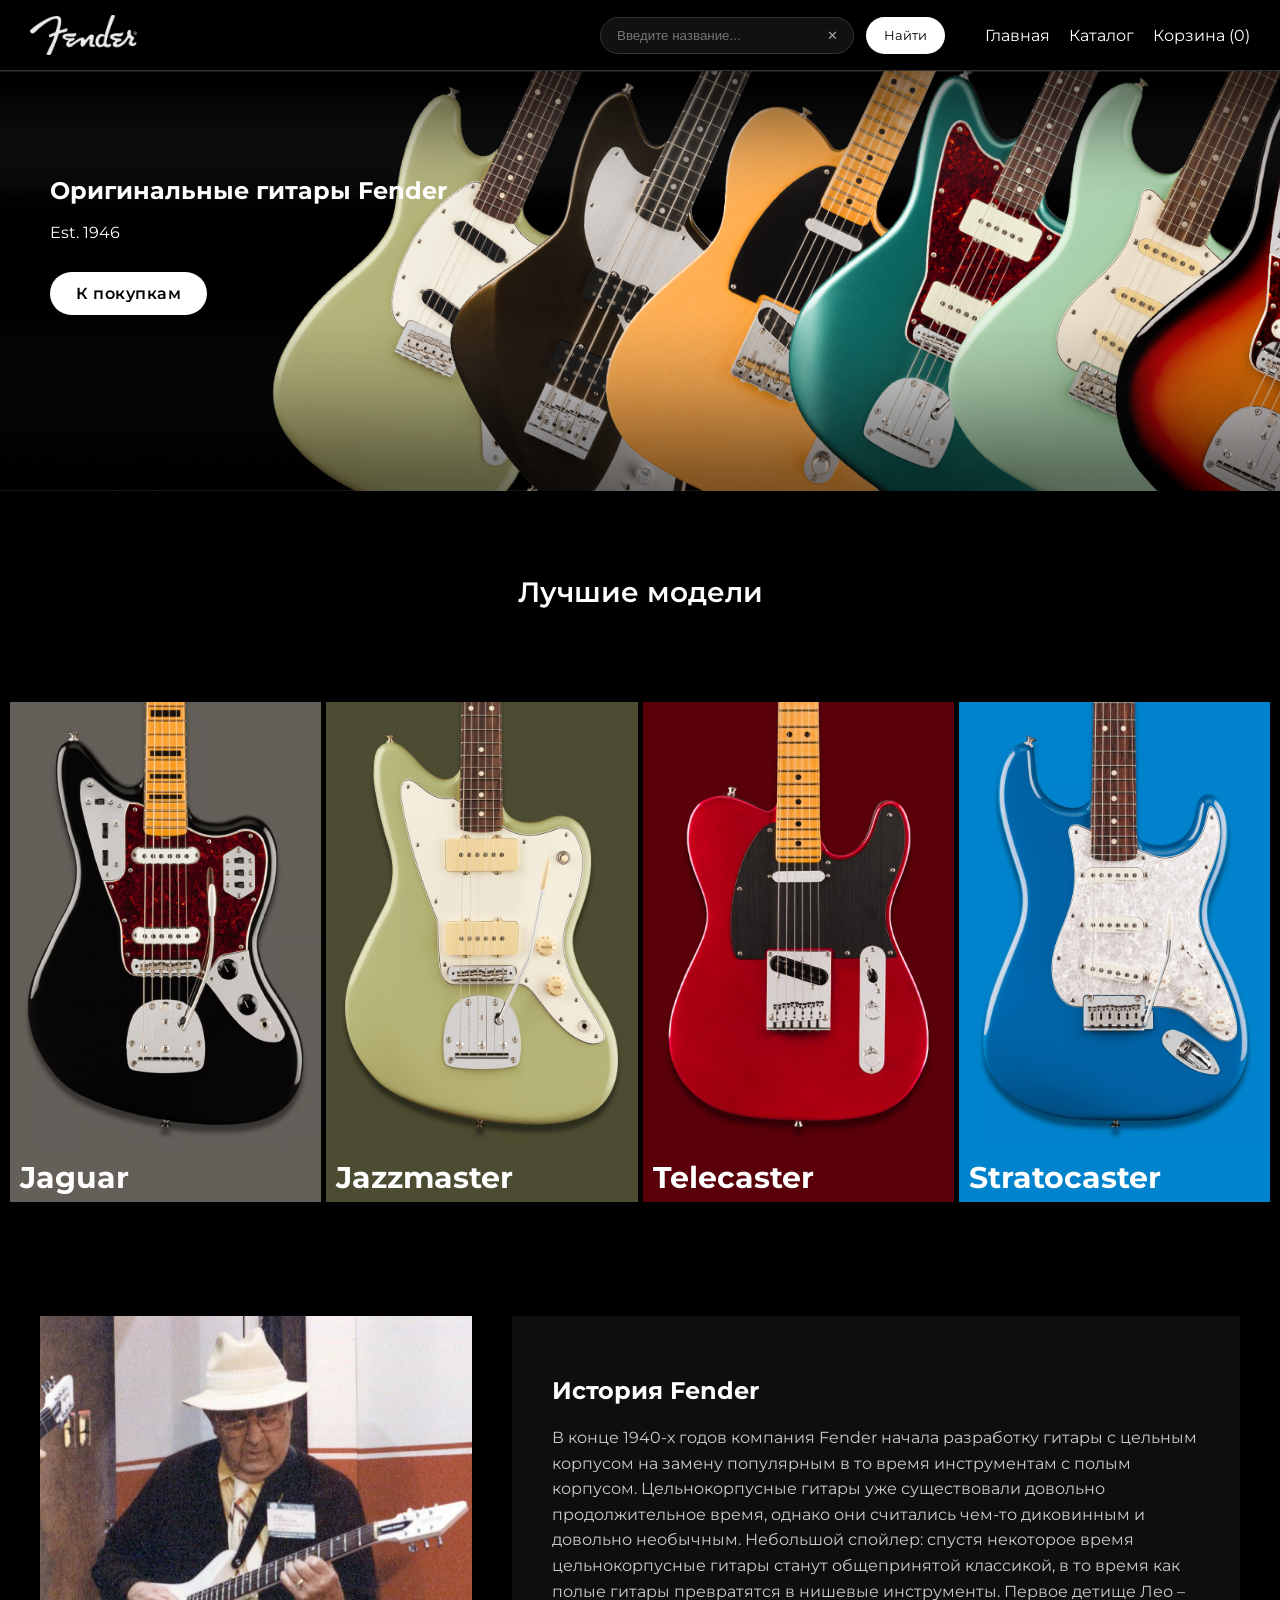
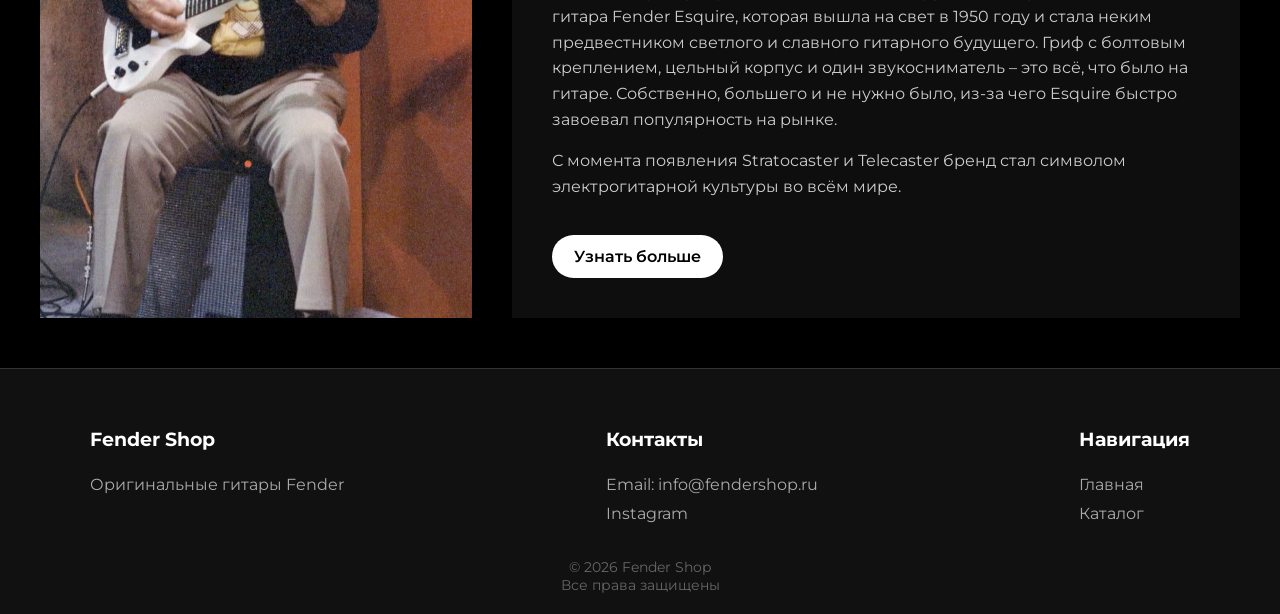
<file: index.html>
<!DOCTYPE html>
<html lang="ru">
<head>
<meta charset="UTF-8">
<meta name="viewport" content="width=device-width, initial-scale=1.0">
<title>Fender Shop</title>
<link rel="stylesheet" href="style.css">
</head>

<body>

<header class="header">
  <div class="header__container">

    <img src="Fenderlogo.png" class="header__logo-image">

    <div class="header__right">

  <form class="search-form" onsubmit="searchModel(event)">
    
    <div class="search-wrapper">
        <input 
            id="searchInput"
            class="search-form__input"
            type="text"
            placeholder="Введите название..."
        >

        <button type="button" class="search-clear" onclick="clearSearch()">
            ✕
        </button>
    </div>

    <button class="search-form__button">
        Найти
    </button>

  </form>

  <nav class="header__nav">
    <a href="index.html">Главная</a>
    <a href="catalog.html">Каталог</a>
    <a href="cart.html">
      Корзина (<span class="cart-count">0</span>)
    </a>
  </nav>

</div>

  </div>
</header>

<section class="banner">
  <img src="Banner.png" class="banner__image">

<div class="banner__content">
  <h2>Оригинальные гитары Fender</h2>
  <p class="banner__sub">Est. 1946</p>
  <a href="catalog.html" class="banner__button">К покупкам</a>
</div>
</section>

<main>

<div class="section-title">
    <h2 class="title">Лучшие модели</h2>
</div>

<div class="models">

  <a href="catalog.html?type=Jaguar" class="model-card">
    <img src="Jaguar.jpg" class="model-card__image">
    <div class="model-card__text">Jaguar</div>
  </a>

  <a href="catalog.html?type=Jazzmaster" class="model-card">
    <img src="Jazzmaster.jpg" class="model-card__image">
    <div class="model-card__text">Jazzmaster</div>
  </a>

  <a href="catalog.html?type=Telecaster" class="model-card">
    <img src="Telecaster.jpg" class="model-card__image">
    <div class="model-card__text">Telecaster</div>
  </a>

  <a href="catalog.html?type=Stratocaster" class="model-card">
    <img src="Stratocaster.jpg" class="model-card__image">
    <div class="model-card__text">Stratocaster</div>
  </a>

</div>

<section class="story-section">

    <div class="story-section__container">

        <div class="story-section__left">
          <img class="story-section__image" src="Story.png" alt="Fender Story">
        </div>
        
        <div class="story-section__right">

            <h2>История Fender</h2>

            <p>
                В конце 1940-х годов компания Fender начала разработку гитары с цельным корпусом на замену популярным в то время инструментам с полым корпусом. Цельнокорпусные гитары уже существовали довольно продолжительное время, однако они считались чем-то диковинным и довольно необычным.
                Небольшой спойлер: спустя некоторое время цельнокорпусные гитары станут общепринятой классикой, в то время как полые гитары превратятся в нишевые инструменты.
                Первое детище Лео – гитара Fender Esquire, которая вышла на свет в 1950 году и стала неким предвестником светлого и славного гитарного будущего. Гриф с болтовым креплением, цельный корпус и один звукосниматель – это всё, что было на гитаре. Собственно, большего и не нужно было, из-за чего Esquire быстро завоевал популярность на рынке.


            </p>

            <p>
                С момента появления Stratocaster и Telecaster бренд стал символом
                электрогитарной культуры во всём мире.
            </p>

            <a class="story-btn"
               href="https://ru.wikipedia.org/wiki/Fender"
               target="_blank">
                Узнать больше
            </a>

        </div>

    </div>

</section>

</main>

<script src="script.js"></script>

<footer class="footer">

  <div class="footer__content">

    <div class="footer__section">
      <h3>Fender Shop</h3>
      <p>Оригинальные гитары Fender</p>
    </div>

    <div class="footer__section">
      <h3>Контакты</h3>
      <p>Email: info@fendershop.ru</p>
      <a href="https://www.instagram.com/fender/" target="_blank">
        Instagram
      </a>
    </div>

    <div class="footer__section">
      <h3>Навигация</h3>
      <a href="index.html">Главная</a>
      <a href="catalog.html">Каталог</a>
    </div>

  </div>

  <div class="footer__bottom">
    © 2026 Fender Shop<br>Все права защищены
  </div>

</footer>
</body>
</html>
</file>
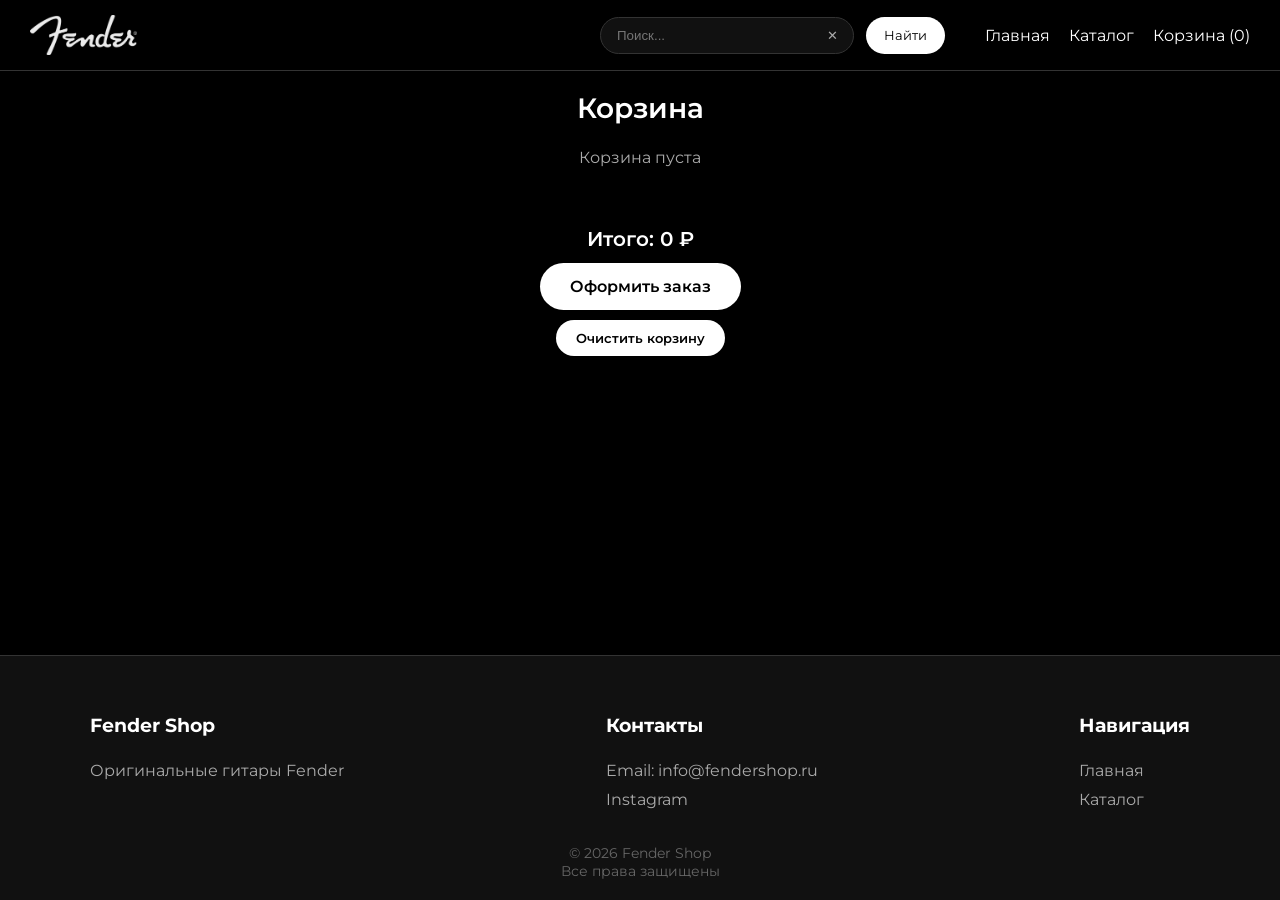
<file: cart.html>
<!DOCTYPE html>
<html lang="ru">
<head>
<meta charset="UTF-8">
<meta name="viewport" content="width=device-width, initial-scale=1.0">
<title>Корзина</title>
<link rel="stylesheet" href="style.css">
</head>

<body>

<header class="header">
  <div class="header__container">

    <img src="Fenderlogo.png" class="header__logo-image">

    <div class="header__right">

  <form class="search-form" onsubmit="searchModel(event)">
    
    <div class="search-wrapper">
        <input 
            id="searchInput"
            class="search-form__input"
            type="text"
            placeholder="Поиск..."
        >

        <button type="button" class="search-clear" onclick="clearSearch()">
            ✕
        </button>
    </div>

    <button class="search-form__button">
        Найти
    </button>

  </form>

  <nav class="header__nav">
    <a href="index.html">Главная</a>
    <a href="catalog.html">Каталог</a>
    <a href="cart.html">
      Корзина (<span class="cart-count">0</span>)
    </a>
  </nav>

</div>

  </div>
</header>

<main>

<h2 class="title">Корзина</h2>

<p id="empty-cart" class="empty-cart">
  Корзина пуста
</p>

<div id="cart-items"></div>

<div class="cart__bottom">

  <div class="cart__center">
    <div id="cart-total">Итого: 0 ₽</div>

    <button class="cart__checkout">
      Оформить заказ
    </button>
  </div>

  <button class="cart__clear" onclick="clearCart()">
    Очистить корзину
  </button>

</div>

</main>

<script src="script.js"></script>

<footer class="footer">

  <div class="footer__content">

    <div class="footer__section">
      <h3>Fender Shop</h3>
      <p>Оригинальные гитары Fender</p>
    </div>

    <div class="footer__section">
      <h3>Контакты</h3>
      <p>Email: info@fendershop.ru</p>
      <a href="https://www.instagram.com/fender/" target="_blank">
        Instagram
      </a>
    </div>

    <div class="footer__section">
      <h3>Навигация</h3>
      <a href="index.html">Главная</a>
      <a href="catalog.html">Каталог</a>
    </div>

  </div>

  <div class="footer__bottom">
    © 2026 Fender Shop<br>Все права защищены
  </div>

</footer>
</body>
</html>
</file>
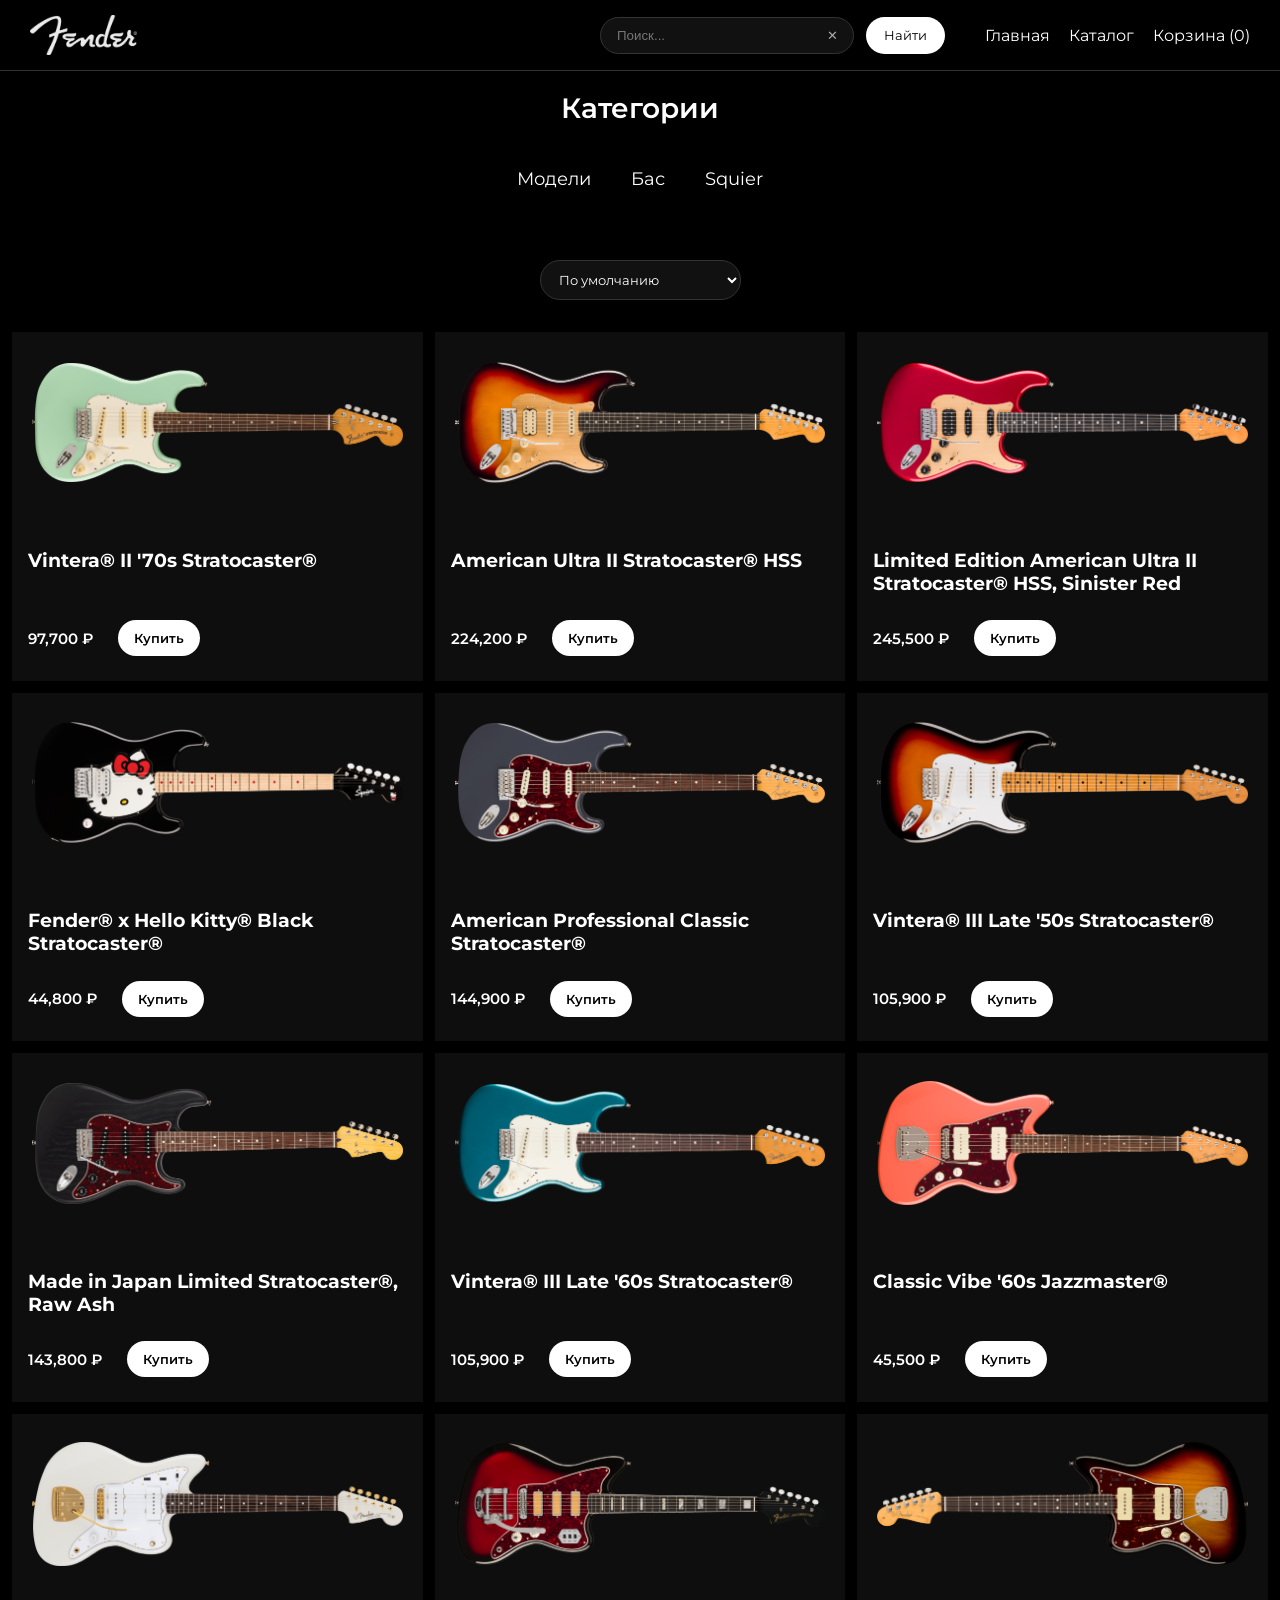
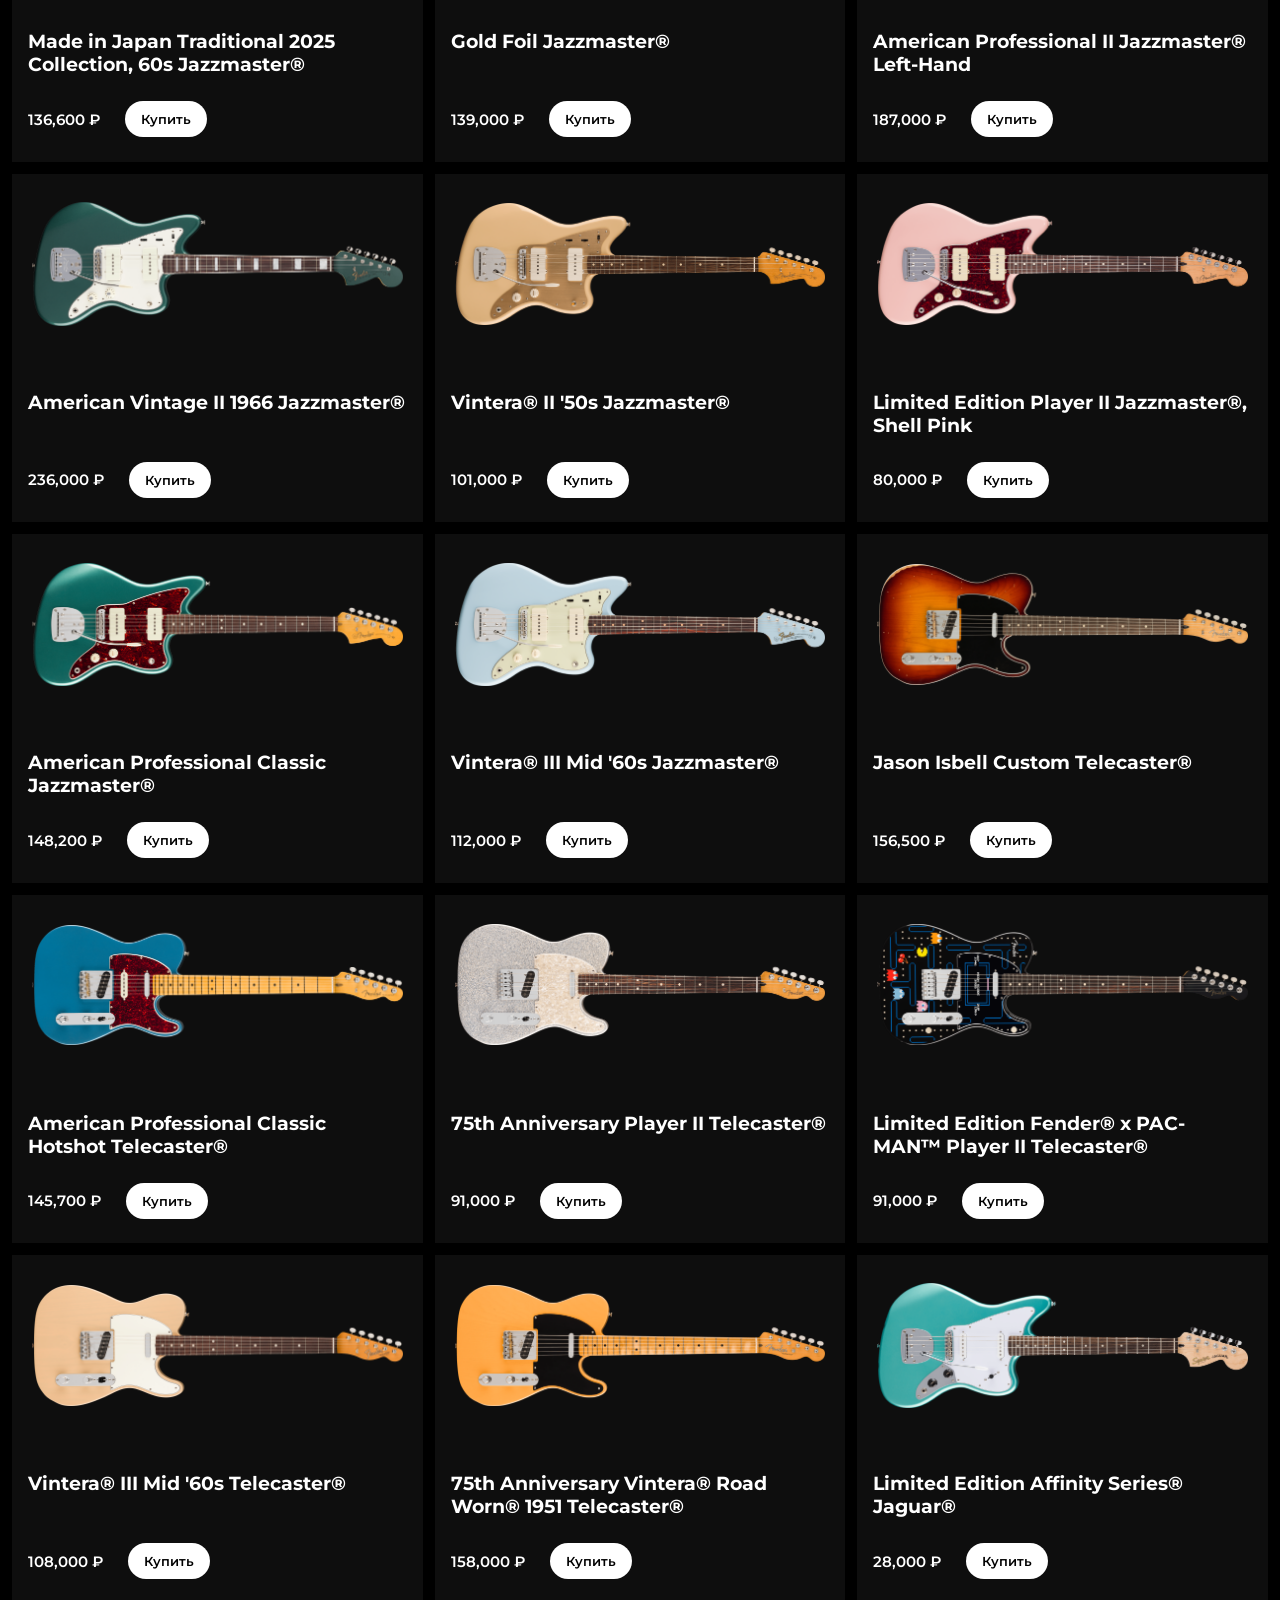
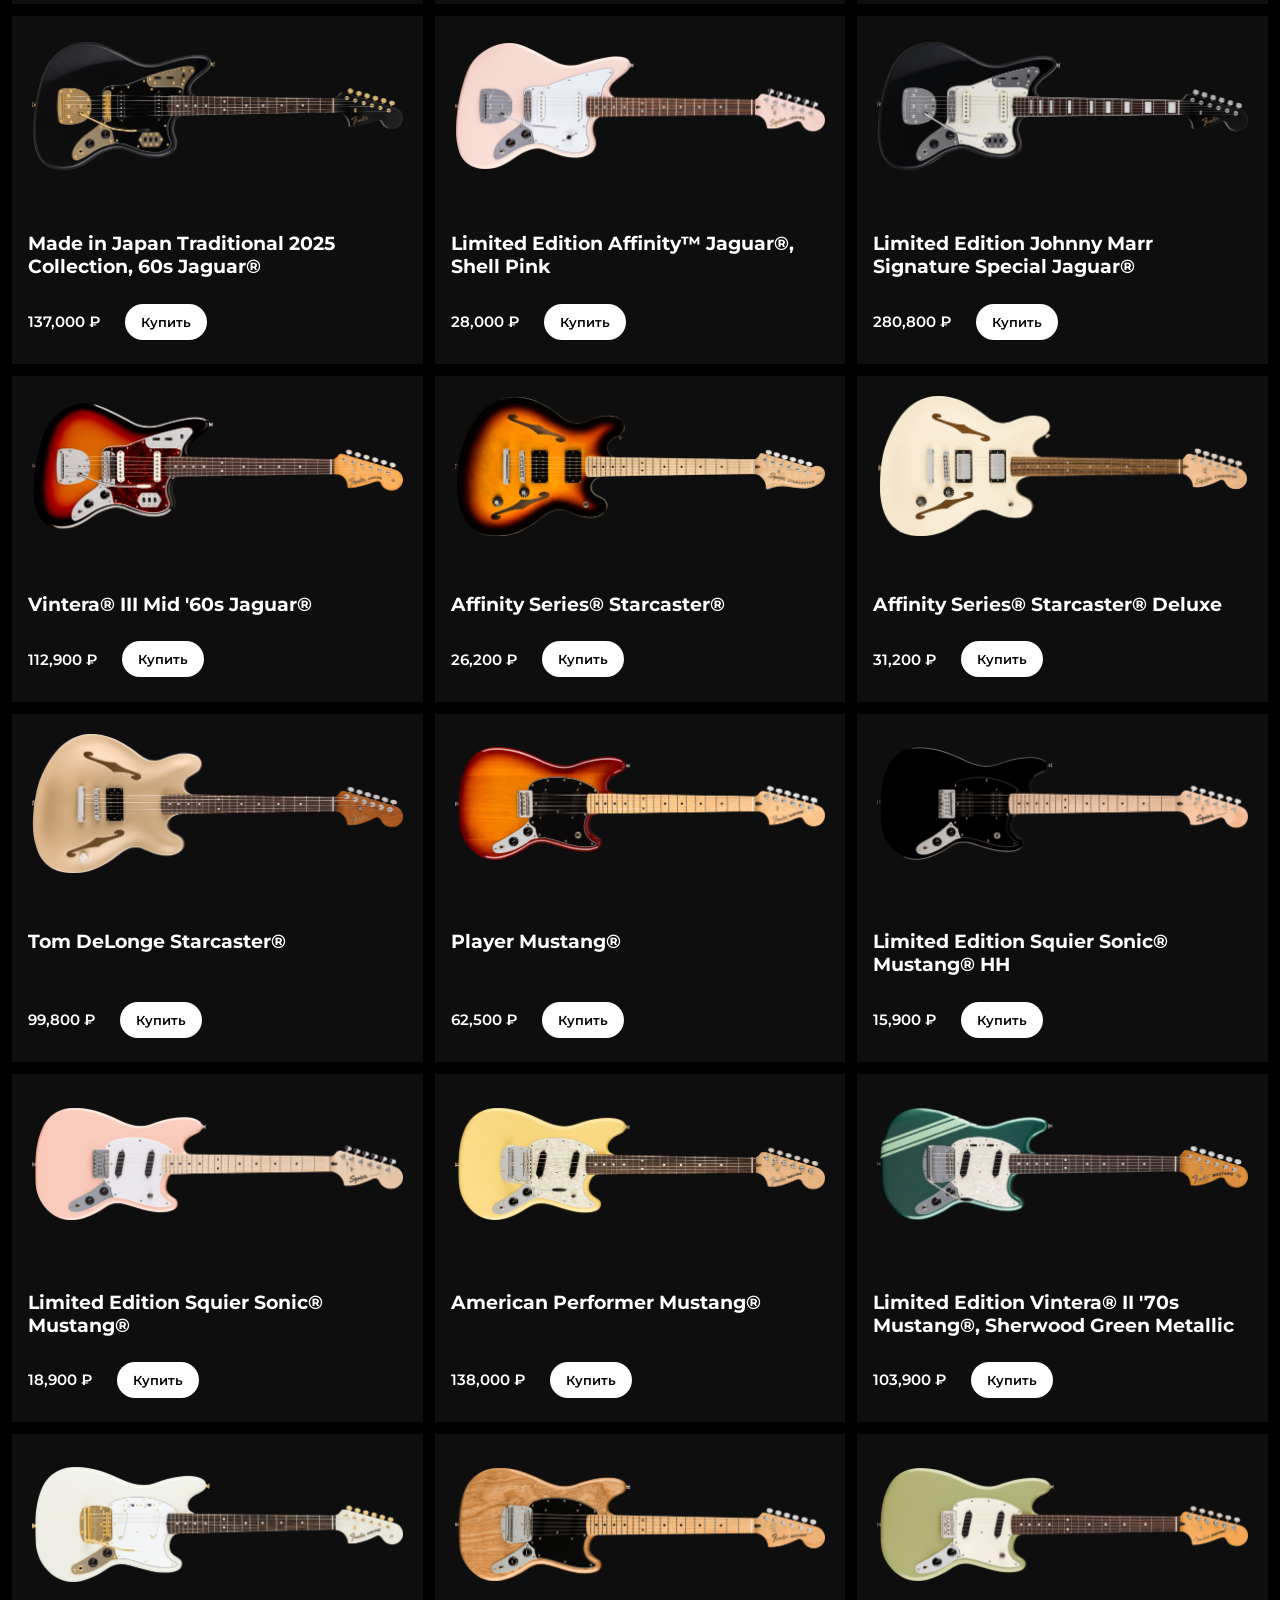
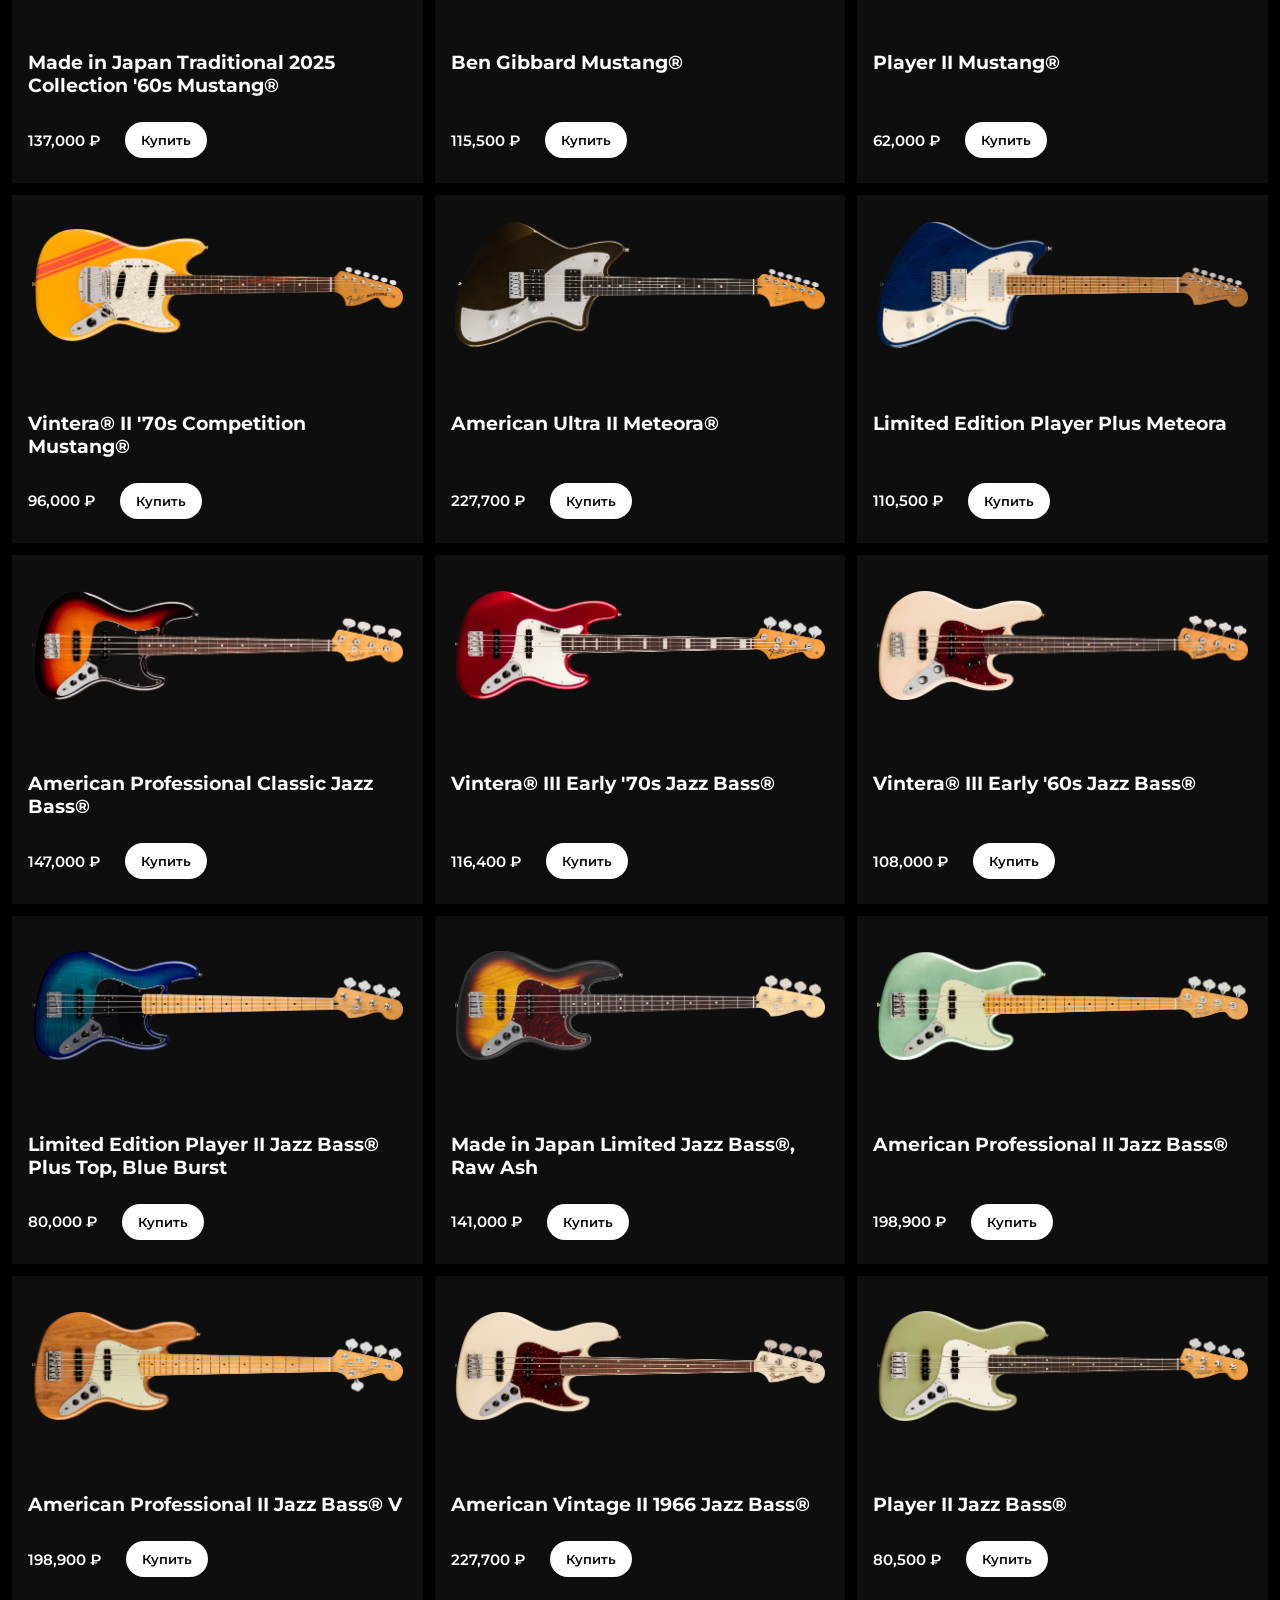
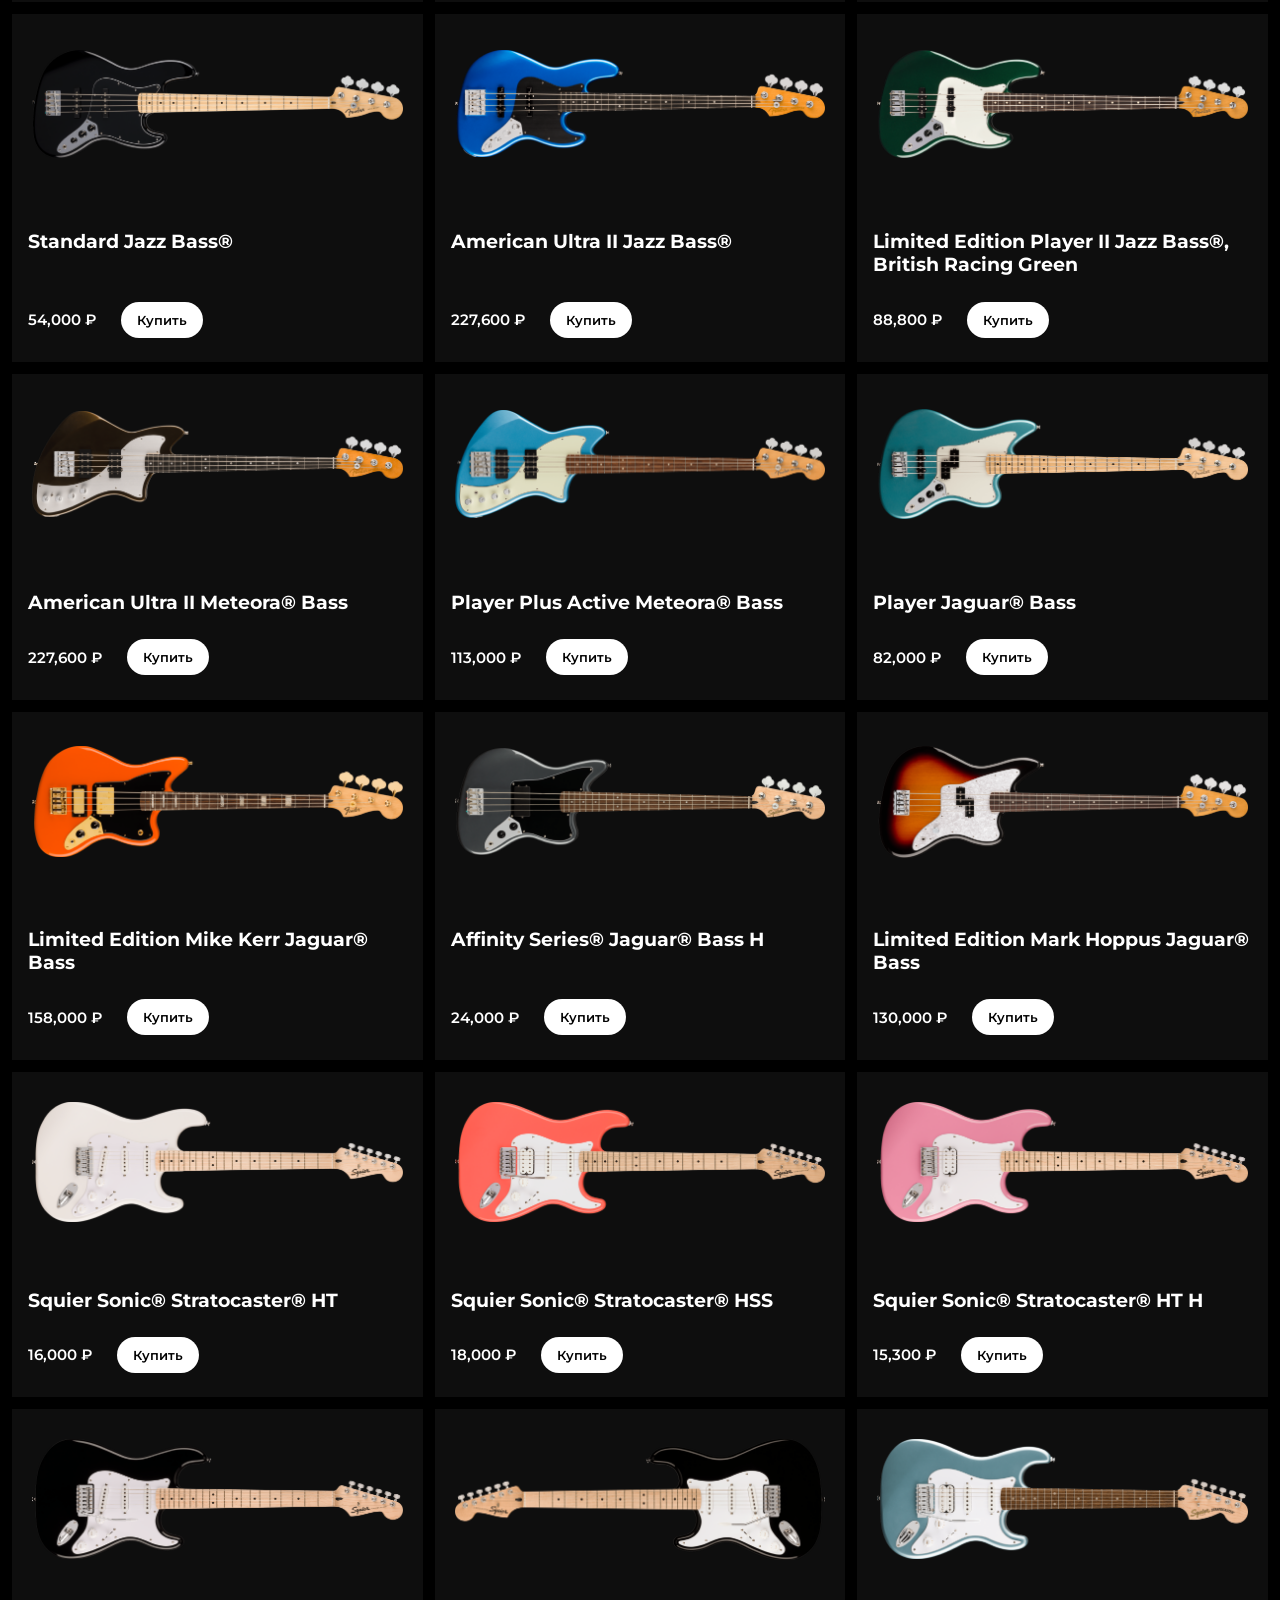
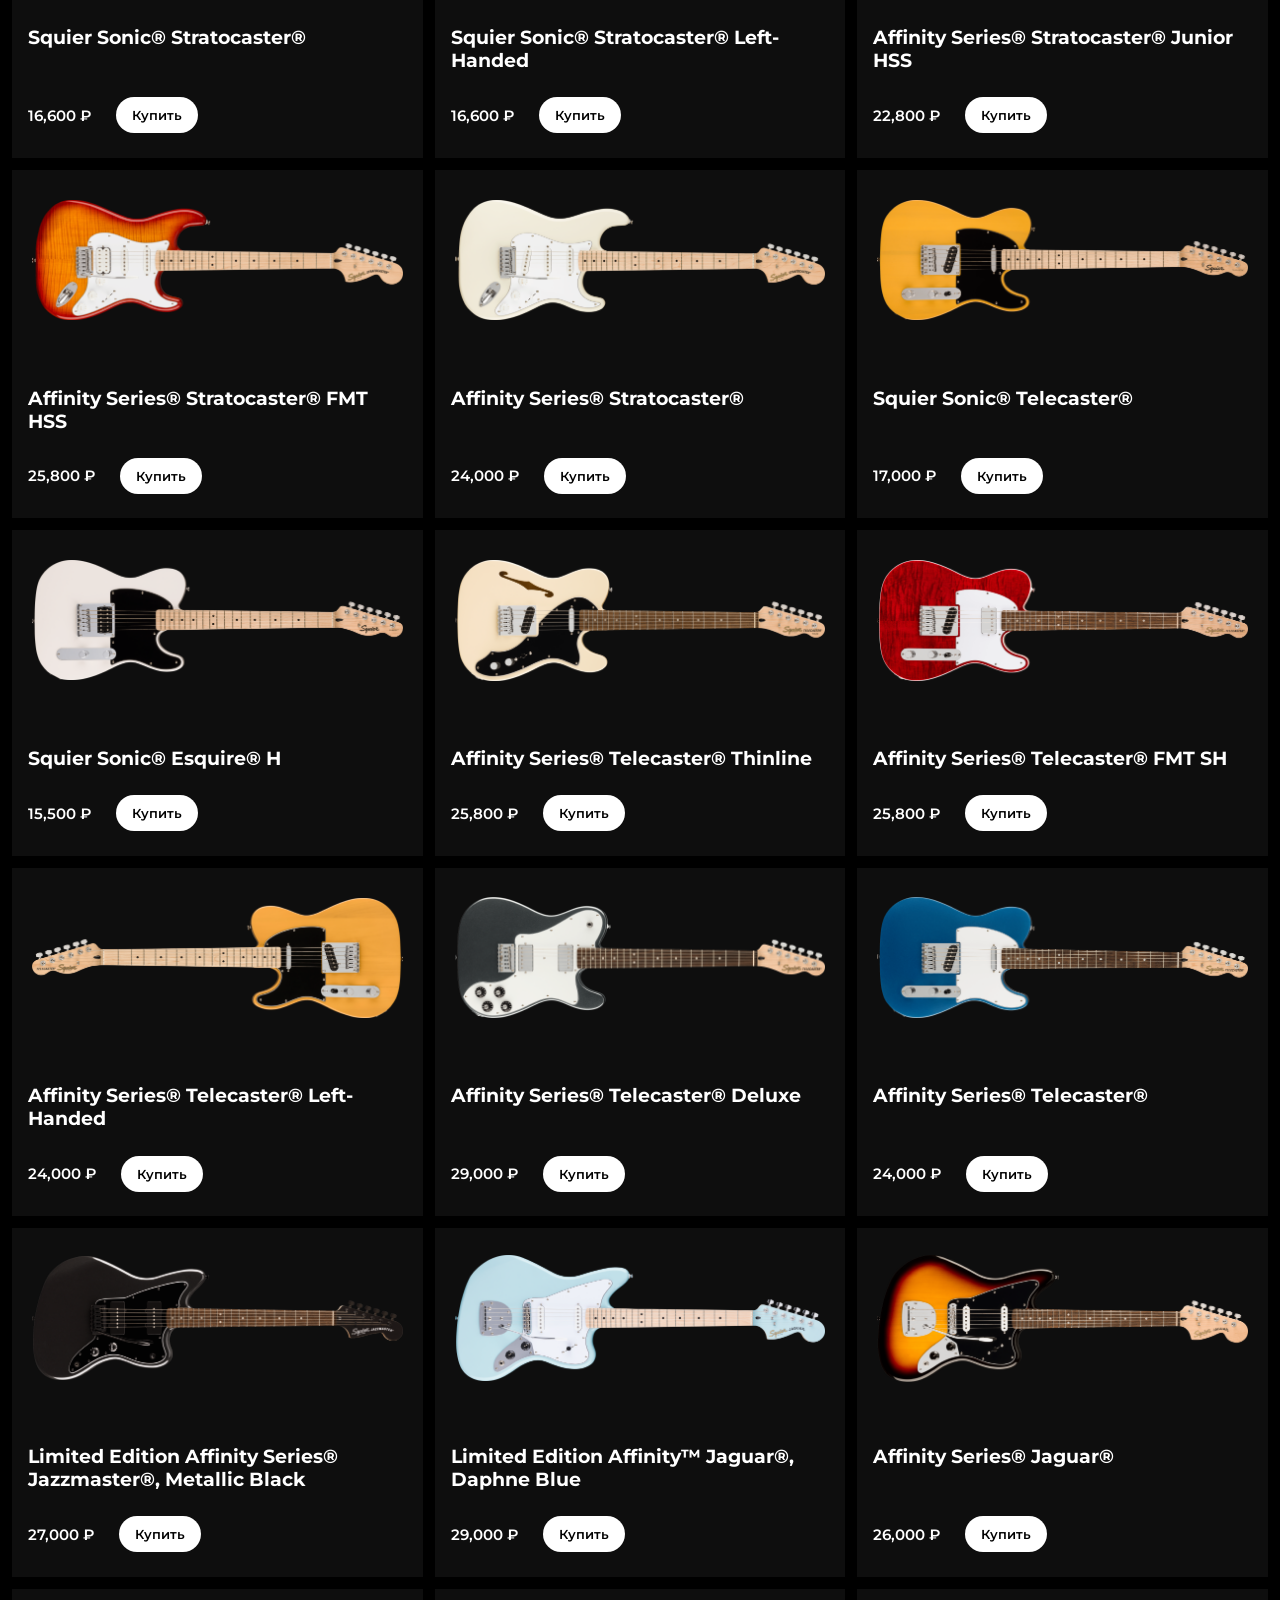
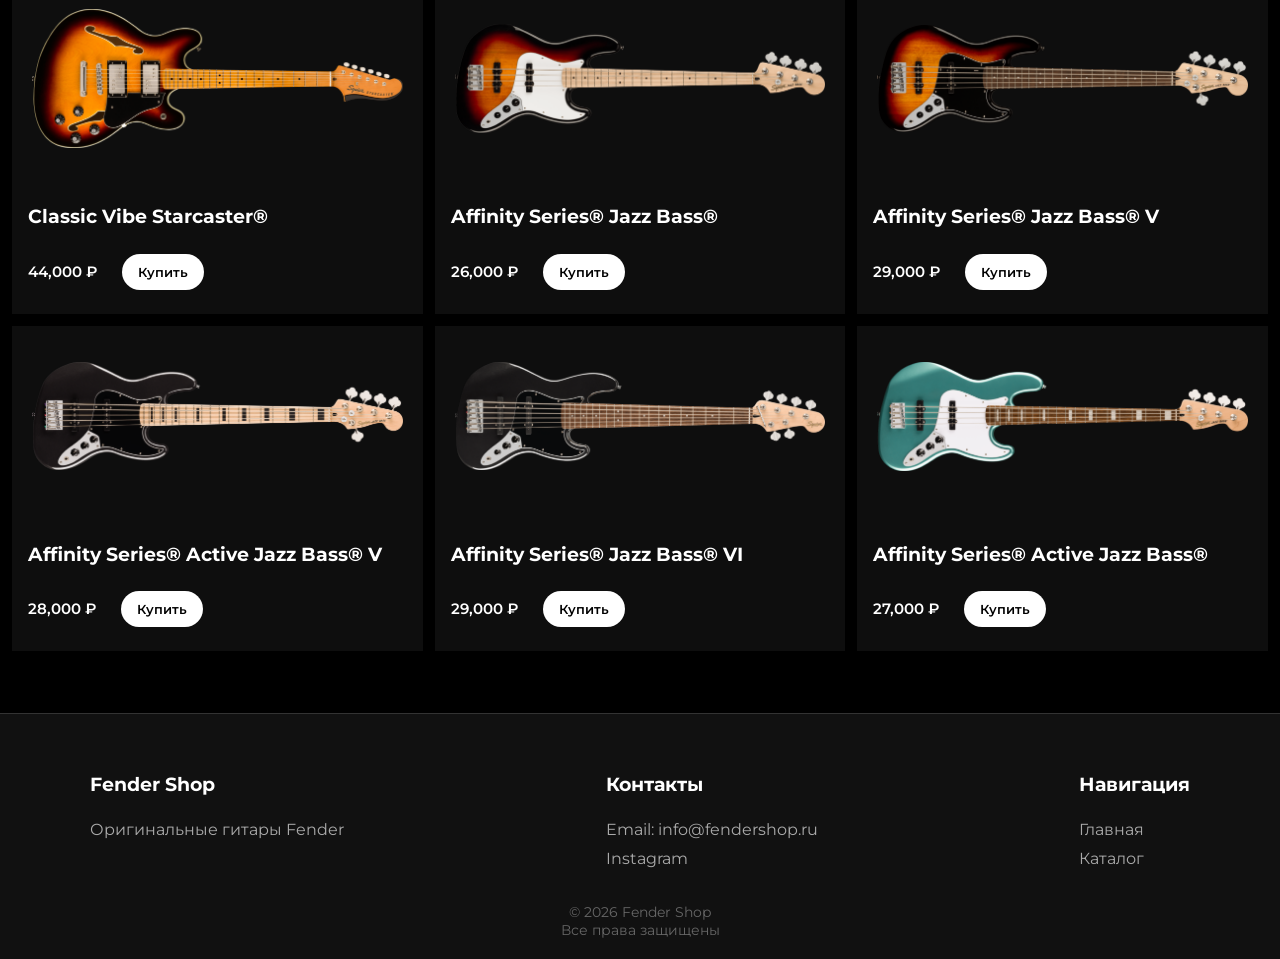
<file: catalog.html>
<!DOCTYPE html>
<html lang="ru">

<head>
    <meta charset="UTF-8">
    <meta name="viewport" content="width=device-width, initial-scale=1.0">
    <title>Каталог</title>
    <link rel="stylesheet" href="style.css">
</head>

<body>

<header class="header">
  <div class="header__container">

    <img src="Fenderlogo.png" class="header__logo-image">

    <div class="header__right">

  <form class="search-form" onsubmit="searchModel(event)">
    
    <div class="search-wrapper">
        <input 
            id="searchInput"
            class="search-form__input"
            type="text"
            placeholder="Поиск..."
        >

        <button type="button" class="search-clear" onclick="clearSearch()">
            ✕
        </button>
    </div>

    <button class="search-form__button">
        Найти
    </button>

  </form>

  <nav class="header__nav">
    <a href="index.html">Главная</a>
    <a href="catalog.html">Каталог</a>
    <a href="cart.html">
      Корзина (<span class="cart-count">0</span>)
    </a>
  </nav>

</div>

  </div>
</header>

<main>

<h2 class="title">Категории</h2>

<div class="catalog-menu" onmouseleave="closeCategoryHover()">

    <button
      onmouseenter="openCategory('models')"
      onclick="toggleCategory('models', this)">
      Модели
    </button>

    <button
      onmouseenter="openCategory('bass')"
      onclick="toggleCategory('bass', this)">
      Бас
    </button>

    <button
      onmouseenter="openCategory('squier')"
      onclick="toggleCategory('squier', this)">
      Squier
    </button>

</div>

<div class="categories" id="categories"></div>

<div class="catalog__controls">
  <select id="sortSelect" onchange="sortCatalog()">
    <option value="default">По умолчанию</option>
    <option value="asc">По возрастанию цены</option>
    <option value="desc">По убыванию цены</option>
  </select>
</div>

<div class="catalog__list" id="catalog"></div>

</main>

<script src="script.js"></script>
<footer class="footer">

  <div class="footer__content">

    <div class="footer__section">
      <h3>Fender Shop</h3>
      <p>Оригинальные гитары Fender</p>
    </div>

    <div class="footer__section">
      <h3>Контакты</h3>
      <p>Email: info@fendershop.ru</p>
      <a href="https://www.instagram.com/fender/" target="_blank">
        Instagram
      </a>
    </div>

    <div class="footer__section">
      <h3>Навигация</h3>
      <a href="index.html">Главная</a>
      <a href="catalog.html">Каталог</a>
    </div>

  </div>

  <div class="footer__bottom">
    © 2026 Fender Shop<br>Все права защищены
  </div>

</footer>
</body>
</html>
</file>
<file: style.css>
@font-face {
  font-family: "Montserrat";
  src: url("fonts/Montserrat-VariableFont_wght.ttf") format("truetype");
  font-weight: 100 900;
  font-style: normal;
}
body {
  margin: 0;
  font-family: "Montserrat", Arial, sans-serif;
  background: #000;
  color: #fff;
}

html, body {
  height: 100%;
}

body {
  min-height: 100vh;
  display: flex;
  flex-direction: column;
}

main {
  flex: 1;
}

.header {
  border-bottom: 1px solid #333;
}
.header__container {
  display: flex;
  justify-content: space-between;
  padding: 15px 30px;
  align-items: center;
}
.header__logo-image {
  height: 40px;
  width: auto;
  -o-object-fit: contain;
     object-fit: contain;
}
.header__nav a {
  color: #fff;
  text-decoration: none;
  margin-left: 15px;
}
.header__nav a:hover {
  opacity: 0.7;
}
.header__right {
  display: flex;
  align-items: center;
  gap: 25px;
}

.banner {
  position: relative;
}
.banner__image {
  width: 100%;
  height: 420px;
  -o-object-fit: cover;
     object-fit: cover;
}
.banner__content {
  position: absolute;
  top: 20%;
  left: 50px;
}
.banner__sub {
  margin-top: 6px;
  line-height: 1;
}
.banner__button {
  display: inline-block;
  margin-top: 15px;
  padding: 12px 26px;
  background: #fff;
  color: #000;
  text-decoration: none;
  font-weight: 600;
  letter-spacing: 0.5px;
  border: none;
  border-radius: 999px;
  font-family: inherit;
  cursor: pointer;
  transition: 0.2s;
}
.banner__button:hover {
  transform: scale(1.05);
  opacity: 0.9;
}

.title {
  text-align: center;
  font-size: 28px;
  font-weight: 600;
  margin-top: 20px;
}

.section-title {
  display: flex;
  justify-content: center;
  padding: 60px 0;
}

.models {
  display: grid;
  grid-template-columns: repeat(4, 1fr);
  gap: 5px;
  padding: 10px;
}

.model-card {
  position: relative;
  overflow: hidden;
  text-decoration: none;
  color: #fff;
}
.model-card__image {
  width: 100%;
  height: 500px;
  -o-object-fit: cover;
     object-fit: cover;
  transition: transform 0.3s;
}
.model-card:hover .model-card__image {
  transform: scale(1.1);
}
.model-card__text {
  position: absolute;
  bottom: 10px;
  left: 10px;
  font-size: 30px;
  font-weight: bold;
}

.catalog-menu {
  display: flex;
  justify-content: center;
  align-items: center;
  gap: 40px;
  padding: 20px 30px;
}
.catalog-menu button {
  background: none;
  border: none;
  color: #fff;
  font-size: 18px;
  cursor: pointer;
  font-family: inherit;
  padding: 0;
}
.catalog-menu button:hover {
  opacity: 0.7;
}
.catalog-menu button.active {
  text-decoration: underline;
}

.catalog__list {
  display: grid;
  grid-template-columns: repeat(3, 1fr);
  gap: 12px;
  padding: 12px;
}

.catalog__controls {
  display: flex;
  justify-content: center;
  margin: 10px 0 20px;
}

#sortSelect {
  background: #111;
  color: #fff;
  border: 1px solid #333;
  padding: 10px 14px;
  border-radius: 999px;
  font-family: inherit;
  cursor: pointer;
}

.product-card {
  background: #0e0e0e;
  display: flex;
  flex-direction: column;
  cursor: pointer;
  transition: transform 0.3s;
  box-sizing: border-box;
}
.product-card:hover {
  transform: scale(1.04);
}
.product-card__image-wrap {
  background: #1a1a1a;
  padding: 20px;
  display: flex;
  justify-content: center;
}
.product-card__image {
  width: 100%;
  height: 180px;
  -o-object-fit: contain;
     object-fit: contain;
  padding: 20px;
  box-sizing: border-box;
}
.product-card__info {
  padding: 18px 16px;
  display: flex;
  flex-direction: column;
  flex: 1;
}
.product-card__bottom {
  display: flex;
  gap: 25px;
  margin-top: auto;
  align-items: center;
}
.product-card__price {
  font-weight: 600;
  font-size: 15px;
}
.product-card__button {
  border: none;
  border-radius: 999px;
  font-family: inherit;
  cursor: pointer;
  transition: 0.2s;
  background: #fff;
  color: #000;
  padding: 10px 16px;
  font-weight: 600;
}
.product-card__button:hover {
  transform: scale(1.05);
  opacity: 0.9;
}

.categories {
  display: grid;
  grid-template-columns: repeat(8, 140px);
  gap: 20px;
  justify-content: center;
  padding: 20px 0;
}
.categories.hidden {
  display: none;
}

.category-card {
  text-decoration: none;
  color: #fff;
}
.category-card:hover {
  transform: translateY(-5px);
}
.category-card__image {
  width: 100%;
  height: 140px;
  -o-object-fit: contain;
     object-fit: contain;
  background: #1a1a1a;
}
.category-card__title {
  margin-top: 12px;
  font-size: 18px;
  font-weight: 600;
}

.empty-cart {
  text-align: center;
  color: #aaa;
}

.cart__bottom {
  display: grid;
  justify-items: center;
  gap: 10px;
  padding: 20px;
}

.cart__center {
  display: flex;
  flex-direction: column;
  align-items: center;
  gap: 12px;
}

#cart-total {
  font-size: 20px;
  font-weight: 600;
}

.cart__clear,
.cart__checkout {
  border: none;
  border-radius: 999px;
  font-family: inherit;
  cursor: pointer;
  transition: 0.2s;
  background: #fff;
  color: #000;
  font-weight: 600;
}

.cart__checkout {
  padding: 14px 30px;
  font-size: 16px;
}

.cart__clear {
  padding: 10px 20px;
  font-size: 13px;
}

#cart-items {
  display: grid;
  grid-template-columns: repeat(3, 1fr);
  gap: 12px;
  padding: 12px;
  align-items: stretch;
}

#cart-items .product-card {
  width: 100%;
  height: 100%;
  display: flex;
  flex-direction: column;
}

.footer {
  background: #111;
  margin-top: 50px;
  padding: 40px 30px 20px;
  border-top: 1px solid #333;
}
.footer__content {
  max-width: 1100px;
  margin: 0 auto;
  display: flex;
  justify-content: space-between;
  gap: 60px;
}
.footer__section {
  display: flex;
  flex-direction: column;
}
.footer__section a, .footer__section p {
  color: #aaa;
  text-decoration: none;
  margin: 5px 0;
}
.footer__section a:hover, .footer__section p:hover {
  color: #fff;
}
.footer__bottom {
  text-align: center;
  margin-top: 30px;
  color: #666;
  font-size: 14px;
}

.search-form {
  display: flex;
  gap: 12px;
  margin-left: 20px;
}
.search-form__input {
  background: #111;
  border: 1px solid #333;
  color: #fff;
  padding: 10px 16px;
  border-radius: 999px;
  width: 220px;
  outline: none;
}
.search-form__input:focus {
  border-color: #fff;
}
.search-form__button {
  border: none;
  border-radius: 999px;
  font-family: inherit;
  cursor: pointer;
  transition: 0.2s;
  background: #fff;
  color: #000;
  padding: 10px 18px;
}
.search-form__button:hover {
  transform: scale(1.05);
  opacity: 0.9;
}

.search-wrapper {
  position: relative;
  display: flex;
  align-items: center;
}

.search-clear {
  position: absolute;
  right: 10px;
  background: none;
  border: none;
  color: #aaa;
  cursor: pointer;
}
.search-clear:hover {
  color: #fff;
}

.story-section__container {
  max-width: 1200px;
  margin: 0 auto;
  margin-top: 100px;
  padding-top: 20px;
  display: flex;
  gap: 40px;
  align-items: stretch;
  padding: 0 30px;
}
.story-section__left {
  flex: 4;
}
.story-section__right {
  flex: 6;
  background: #0e0e0e;
  padding: 40px;
}
.story-section__image {
  width: 100%;
  height: 100%;
  -o-object-fit: cover;
     object-fit: cover;
  display: block;
}
.story-section__right p {
  color: #ccc;
  line-height: 1.6;
}

.story-btn {
  display: inline-block;
  margin-top: 20px;
  background: #fff;
  color: #000;
  padding: 12px 22px;
  border-radius: 999px;
  font-weight: 600;
  text-decoration: none;
}
.story-btn:hover {
  transform: scale(1.05);
  opacity: 0.9;
}/*# sourceMappingURL=style.css.map */
</file>
